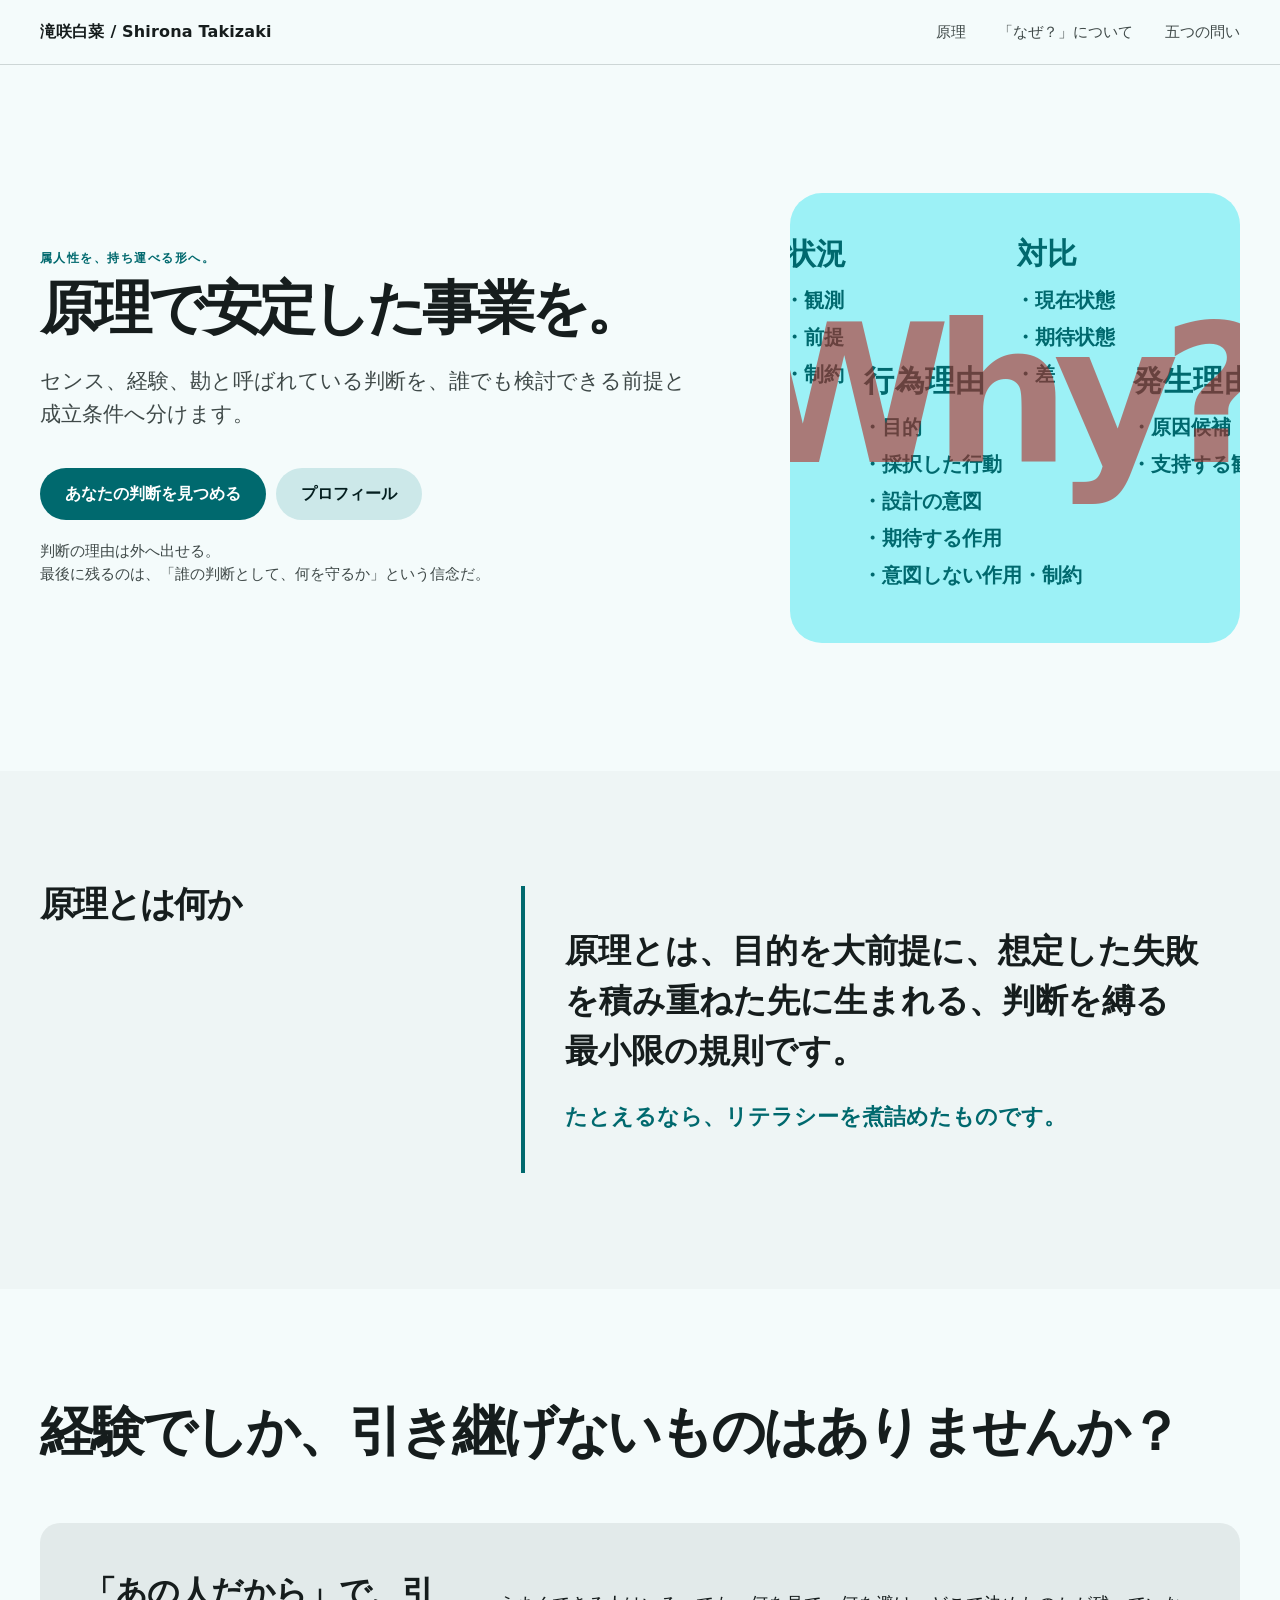
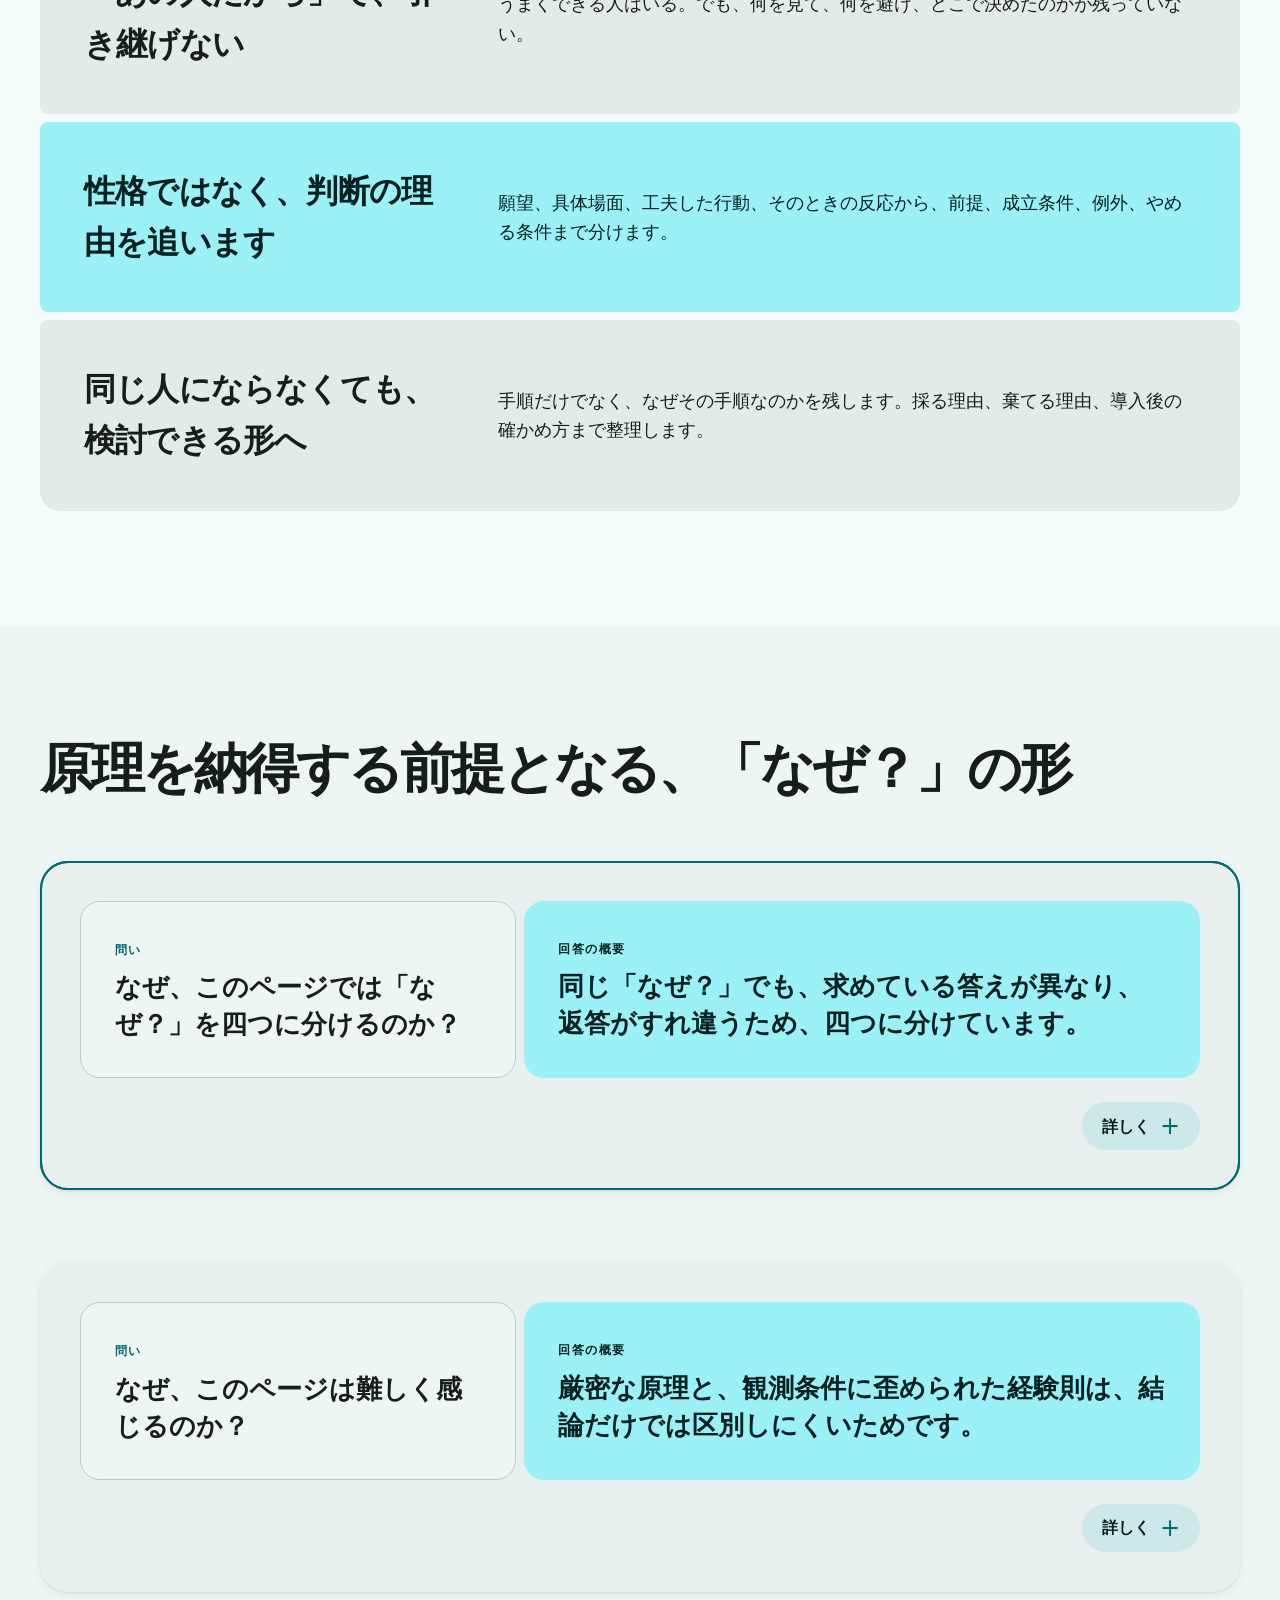
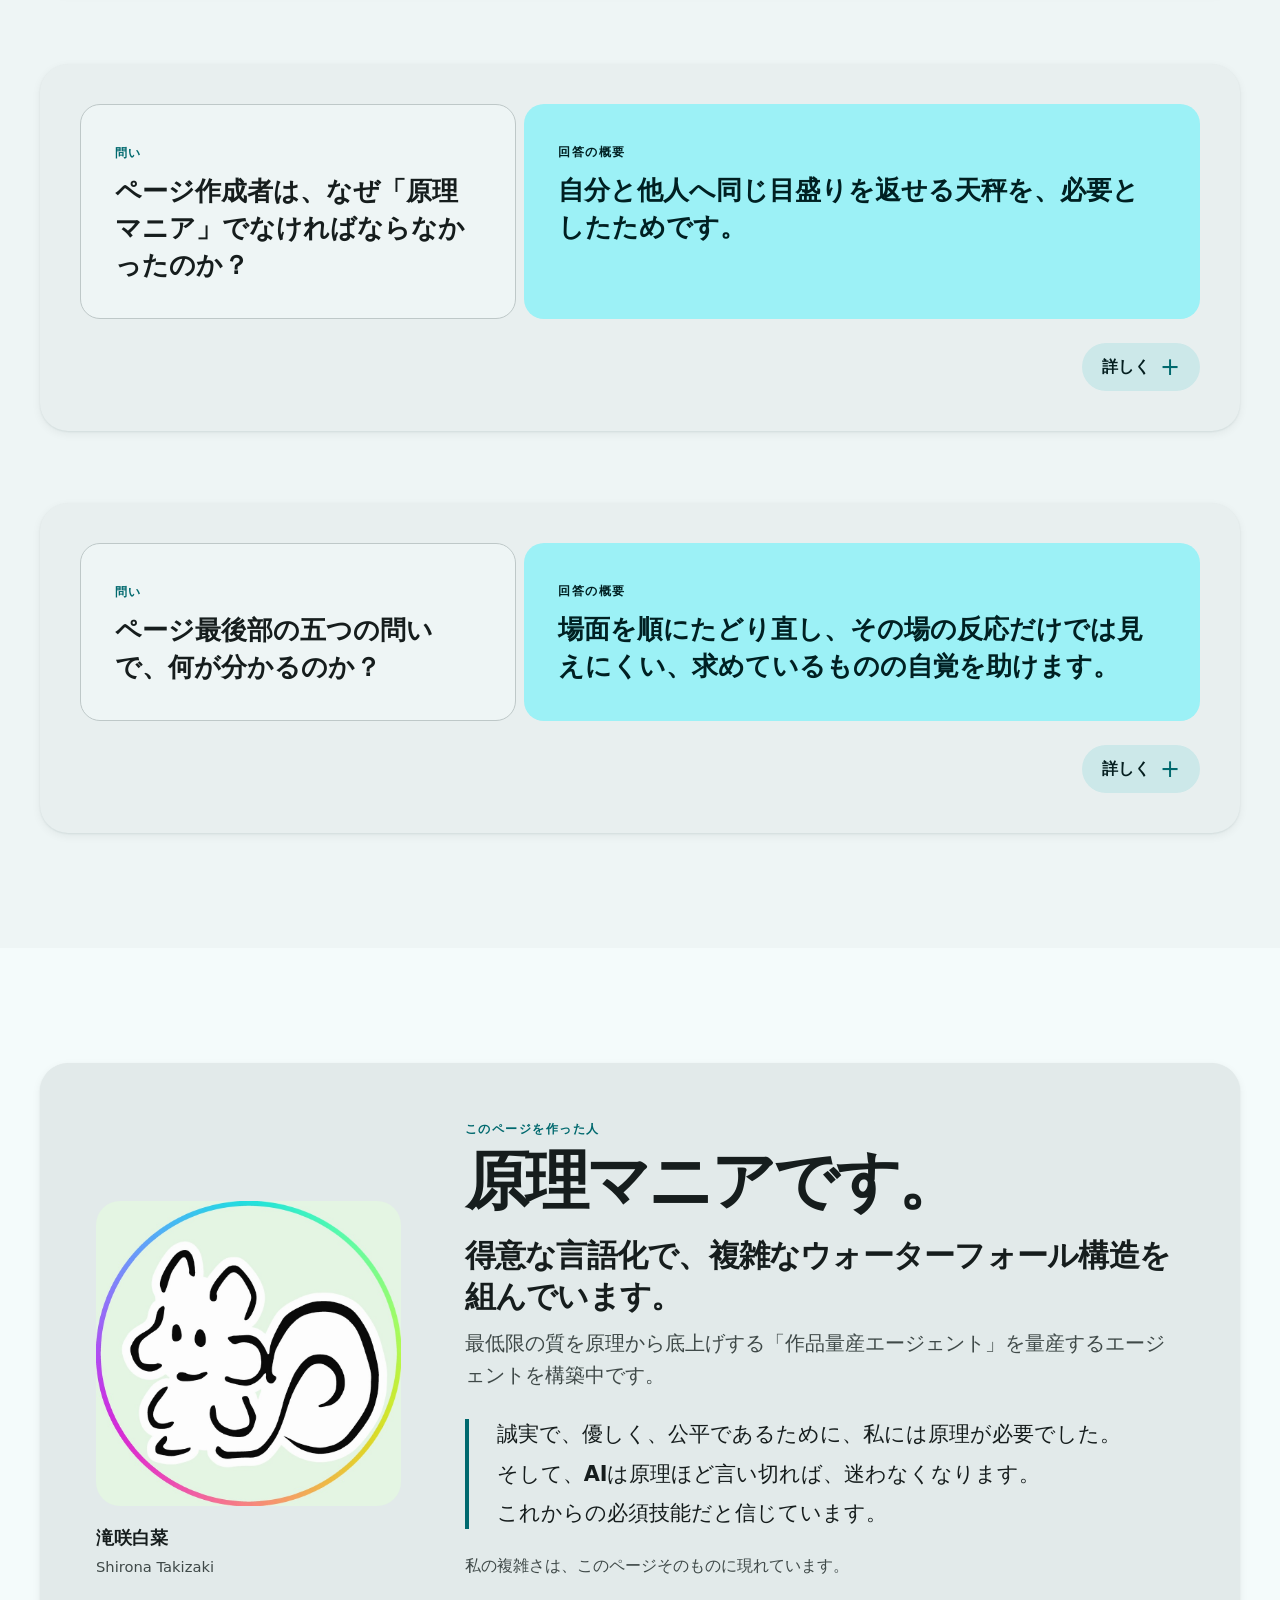
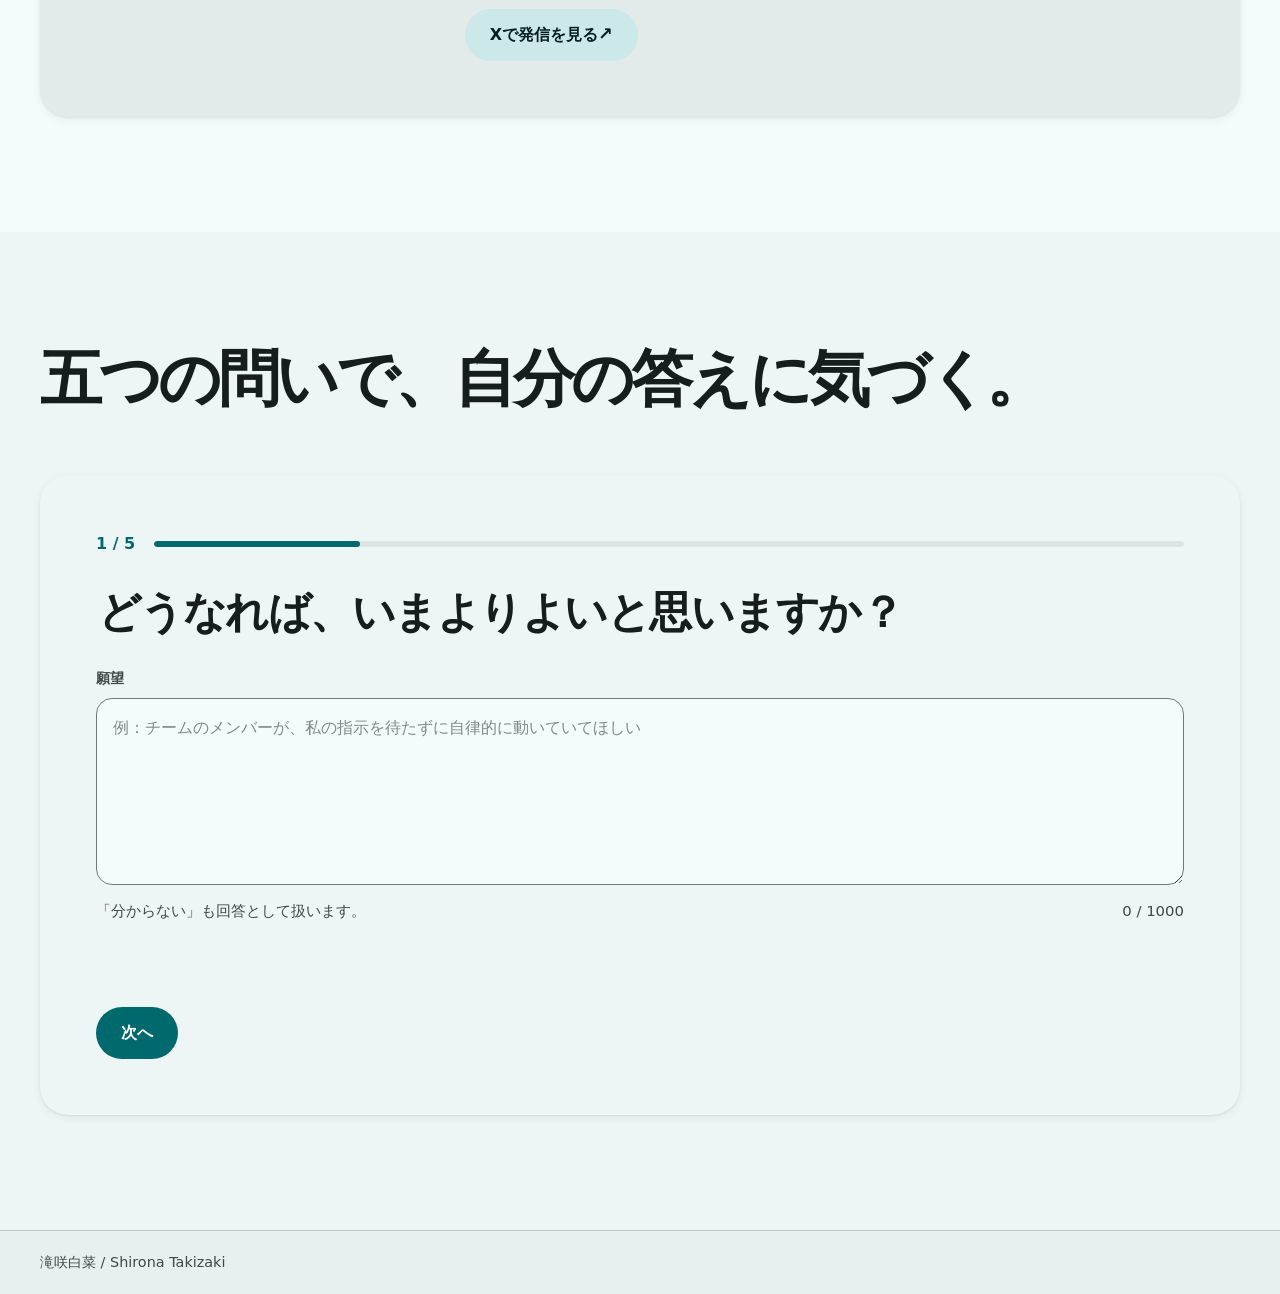
<file: index.html>
<!doctype html>
<html lang="ja">
<head>
  <meta charset="utf-8">
  <meta name="viewport" content="width=device-width, initial-scale=1">
  <meta name="description" content="センス、経験、勘と呼ばれている判断を、検討し、伝え、引き継げる形へ分け、現状より安定した事業をつくります。">
  <meta http-equiv="Content-Security-Policy" content="default-src 'self'; connect-src 'none'; form-action 'none'; object-src 'none'; base-uri 'none'">
  <meta name="theme-color" content="#F4FBFB" media="(prefers-color-scheme: light)">
  <meta name="theme-color" content="#0D1515" media="(prefers-color-scheme: dark)">
  <meta property="og:type" content="website">
  <meta property="og:title" content="原理で安定した事業を。— 滝咲白菜 / Shirona Takizaki">
  <meta property="og:description" content="センス、経験、勘と呼ばれている判断を、検討し、伝え、引き継げる形へ分け、現状より安定した事業をつくります。">
  <title>原理で安定した事業を。— 滝咲白菜 / Shirona Takizaki</title>
  <link rel="stylesheet" href="styles.css?v=principle-business-1">
    <script src="why-details.js?v=uncertainty-structure-1" defer></script>
  <script src="app.js?v=principle-business-1" defer></script>
</head>
<body>
  <a class="skip-link" href="#main">本文へ移動</a>

  <header class="site-header">
    <div class="page-shell header-inner">
      <a class="brand" href="#hero" aria-label="ページの最初へ">滝咲白菜 <span lang="en">/ Shirona Takizaki</span></a>
      <nav aria-label="主要ナビゲーション">
        <a href="#principle">原理</a>
        <a href="#examples">「なぜ？」について</a>
        <a href="#intake">五つの問い</a>
      </nav>
    </div>
  </header>

  <main id="main">
    <section id="hero" class="hero" aria-labelledby="hero-title">
      <div class="page-shell hero-layout">
        <div class="hero-copy">
          <p class="eyebrow">属人性を、持ち運べる形へ。</p>
          <h1 id="hero-title"><span>原理で安定した</span><span>事業を。</span></h1>
          <p class="hero-body">センス、経験、勘と呼ばれている判断を、誰でも検討できる前提と成立条件へ分けます。</p>
          <div class="hero-actions" aria-label="次の選択">
            <a class="button button-filled primary-action" href="#intake">あなたの判断を見つめる</a>
            <a class="button button-tonal" href="#author">プロフィール</a>
          </div>
          <p class="hero-boundary">判断の理由は外へ出せる。<br>最後に残るのは、「誰の判断として、何を守るか」という信念だ。</p>
        </div>

        <div class="why-art" aria-hidden="true">
          <div class="why-tree">
            <p class="why-word">Why?</p>
            <div class="why-branches">
              <div class="why-tier why-tier-top">
                <div class="why-branch">
                  <p>状況</p>
                  <ul><li>・観測</li><li>・前提</li><li>・制約</li></ul>
                </div>
                <div class="why-branch">
                  <p>対比</p>
                  <ul><li>・現在状態</li><li>・期待状態</li><li>・差</li></ul>
                </div>
              </div>
              <div class="why-tier why-tier-bottom">
                <div class="why-branch">
                  <p>行為理由</p>
                  <ul><li>・目的</li><li>・採択した行動</li><li>・設計の意図</li><li>・期待する作用</li><li>・意図しない作用・制約</li></ul>
                </div>
                <div class="why-branch">
                  <p>発生理由</p>
                  <ul><li>・原因候補</li><li>・支持する観測</li></ul>
                </div>
              </div>
            </div>
          </div>
        </div>
      </div>
    </section>

    <section id="principle" class="section principle" aria-labelledby="principle-title">
      <div class="page-shell principle-layout">
        <div class="section-heading">
          <h2 id="principle-title">原理とは何か</h2>
        </div>
        <div class="principle-copy">
          <p class="principle-definition">原理とは、目的を大前提に、想定した失敗を積み重ねた先に生まれる、判断を縛る最小限の規則です。</p>
          <p class="principle-analogy">たとえるなら、リテラシーを煮詰めたものです。</p>
        </div>
      </div>
    </section>

    <section id="scope" class="section" aria-labelledby="scope-title">
      <div class="page-shell">
        <div class="section-heading">
          <h2 id="scope-title"><span class="heading-phrase">経験でしか、</span><span class="heading-phrase">引き継げないものはありませんか？</span></h2>
        </div>
        <div class="scope-cards">
          <article class="scope-card scope-card-start">
            <h3>「あの人だから」で、引き継げない</h3>
            <p>うまくできる人はいる。でも、何を見て、何を避け、どこで決めたのかが残っていない。</p>
          </article>
          <article class="scope-card scope-card-process">
            <h3>性格ではなく、判断の理由を追います</h3>
            <p>願望、具体場面、工夫した行動、そのときの反応から、前提、成立条件、例外、やめる条件まで分けます。</p>
          </article>
          <article class="scope-card scope-card-result">
            <h3>同じ人にならなくても、検討できる形へ</h3>
            <p>手順だけでなく、なぜその手順なのかを残します。採る理由、棄てる理由、導入後の確かめ方まで整理します。</p>
          </article>
        </div>
      </div>
    </section>

    <section id="examples" class="section examples" aria-labelledby="examples-title">
      <div class="page-shell">
        <div class="section-heading">
          <h2 id="examples-title"><span class="heading-phrase">原理を納得する前提となる、</span><span class="heading-phrase">「なぜ？」の形</span></h2>
        </div>

        <div class="case-list">
          <article class="case" aria-labelledby="page-qa-case-1-question" data-why-case="page-qa-case-1">
            <details class="case-explanation">
              <summary class="case-summary">
                <span class="case-summary-copy">
                  <span class="case-question">
                    <span class="card-label">問い</span>
                    <span id="page-qa-case-1-question" class="case-question-text" role="heading" aria-level="3">なぜ、このページでは「なぜ？」を四つに分けるのか？</span>
                  </span>
                  <span class="case-answer">
                    <span class="card-label">回答の概要</span>
                    <span class="case-answer-text">同じ「なぜ？」でも、求めている答えが異なり、返答がすれ違うため、四つに分けています。</span>
                  </span>
                </span>
                <span class="case-toggle"><span class="case-toggle-closed">詳しく</span><span class="case-toggle-open">閉じる</span></span>
              </summary>
              <div class="details-body">
                <div class="why-grid" data-why-overview>
                    <section><h4>状況</h4><p>「なぜ？」の一語で、起きていること、差、発生原因、行動理由のいずれも尋ねられる状態です。</p></section>
                    <section><h4>対比</h4><p>問い手が求めた説明対象と、答え手が選んだ説明対象との間に差があります。</p></section>
                    <section><h4>発生理由</h4><p>問いの対象が省略されると、互いの前提や注目点の違いが、返答のすれ違いとして現れます。</p></section>
                    <section><h4>行為理由</h4><p>何について答えるかを混ぜないため、このページでは四つの説明対象を分けて表示します。</p></section>
                </div>
              </div>
            </details>
          </article>

          <article class="case" aria-labelledby="page-qa-case-2-question" data-why-case="page-qa-case-2">
            <details class="case-explanation">
              <summary class="case-summary">
                <span class="case-summary-copy">
                  <span class="case-question">
                    <span class="card-label">問い</span>
                    <span id="page-qa-case-2-question" class="case-question-text" role="heading" aria-level="3">なぜ、このページは難しく感じるのか？</span>
                  </span>
                  <span class="case-answer">
                    <span class="card-label">回答の概要</span>
                    <span class="case-answer-text">厳密な原理と、観測条件に歪められた経験則は、結論だけでは区別しにくいためです。</span>
                  </span>
                </span>
                <span class="case-toggle"><span class="case-toggle-closed">詳しく</span><span class="case-toggle-open">閉じる</span></span>
              </summary>
              <div class="details-body">
                <div class="why-grid" data-why-overview>
                    <section><h4>状況</h4><p>原理と経験則は、どちらも複数の経験をまとめた結論として似た形で現れます。</p></section>
                    <section><h4>対比</h4><p>結論だけが見える状態と、観測・前提・結論の接続を検討できる状態との間に差があります。</p></section>
                    <section><h4>発生理由</h4><p>原理と経験則が同じ一般化の形で示され、観測条件が結論から省かれることで、両者の区別が難しくなります。</p></section>
                    <section><h4>行為理由</h4><p>結論を正解として渡さず、観測、前提、結論を分けて検討できる形にします。</p></section>
                </div>
              </div>
            </details>
          </article>

          <article class="case" aria-labelledby="page-qa-principle-enthusiast-question" data-why-case="page-qa-principle-enthusiast">
            <details class="case-explanation">
              <summary class="case-summary">
                <span class="case-summary-copy">
                  <span class="case-question">
                    <span class="card-label">問い</span>
                    <span id="page-qa-principle-enthusiast-question" class="case-question-text" role="heading" aria-level="3">ページ作成者は、なぜ「原理マニア」でなければならなかったのか？</span>
                  </span>
                  <span class="case-answer">
                    <span class="card-label">回答の概要</span>
                    <span class="case-answer-text">自分と他人へ同じ目盛りを返せる天秤を、必要としたためです。</span>
                  </span>
                </span>
                <span class="case-toggle"><span class="case-toggle-closed">詳しく</span><span class="case-toggle-open">閉じる</span></span>
              </summary>
              <div class="details-body">
                <div class="why-grid" data-why-overview>
                    <section><h4>状況</h4><p>同じ主張でも、誰が判断する側にいるかで、求められる根拠や許される省略が変わる場面があります。</p></section>
                    <section><h4>対比</h4><p>判断者によって目盛りが変わる状態と、立場を入れ替えても同じ条件で測りたいという願望を比べます。</p></section>
                    <section><h4>発生理由</h4><p>自分の前提が見えないまま経験を一般化し、立場によって説明責任を変えることで、判断の目盛りが変わります。</p></section>
                    <section><h4>行為理由</h4><p>自分と他人へ同じ問いを返せる天秤を求め、原理まで戻って検討します。</p></section>
                </div>
              </div>
            </details>
          </article>

          <article class="case" aria-labelledby="page-qa-case-3-question" data-why-case="page-qa-case-3">
            <details class="case-explanation">
              <summary class="case-summary">
                <span class="case-summary-copy">
                  <span class="case-question">
                    <span class="card-label">問い</span>
                    <span id="page-qa-case-3-question" class="case-question-text" role="heading" aria-level="3">ページ最後部の五つの問いで、何が分かるのか？</span>
                  </span>
                  <span class="case-answer">
                    <span class="card-label">回答の概要</span>
                    <span class="case-answer-text">場面を順にたどり直し、その場の反応だけでは見えにくい、求めているものの自覚を助けます。</span>
                  </span>
                </span>
                <span class="case-toggle"><span class="case-toggle-closed">詳しく</span><span class="case-toggle-open">閉じる</span></span>
              </summary>
              <div class="details-body">
                <div class="why-grid" data-why-overview>
                    <section><h4>状況</h4><p>五つの問いは、願望から理念・帰結まで、具体的な場面と反応を順にたどる入力です。</p></section>
                    <section><h4>対比</h4><p>その場の反応だけが見える状態と、判断に至った因果と見込む帰結まで見える状態を比べます。</p></section>
                    <section><h4>発生理由</h4><p>複数の経験を短い願望へ圧縮すると、具体場面と行動が省かれ、その場の強い反応が求めるものとして残ります。</p></section>
                    <section><h4>行為理由</h4><p>五つの問いを順にたどり、具体場面を疑似的に体験し直すための手掛かりとして使います。</p></section>
                </div>
              </div>
            </details>
          </article>
        </div>
      </div>
    </section>

    <section id="author" class="section author" aria-labelledby="author-title">
      <div class="page-shell">
        <article class="author-card">
          <div class="author-identity">
            <img class="author-icon" src="assets/shirona-takizaki-icon.jpeg" width="886" height="886" alt="滝咲白菜のアイコン">
            <p class="author-name"><strong>滝咲白菜</strong><span lang="en">Shirona Takizaki</span></p>
          </div>
          <div class="author-copy">
            <p class="eyebrow">このページを作った人</p>
            <h2 id="author-title">原理マニアです。</h2>
            <p class="author-lede">得意な言語化で、複雑なウォーターフォール構造を組んでいます。</p>
            <p class="author-purpose">最低限の質を原理から底上げする「作品量産エージェント」を量産するエージェントを構築中です。</p>
            <div class="author-stance">
              <p>誠実で、優しく、公平であるために、私には原理が必要でした。</p>
              <p>そして、AIは原理ほど言い切れば、迷わなくなります。</p>
              <p>これからの必須技能だと信じています。</p>
            </div>
            <p class="author-proof">私の複雑さは、このページそのものに現れています。</p>
            <a class="button button-tonal author-link" href="https://x.com/shironatakizaki" target="_blank" rel="noopener noreferrer">Xで発信を見る<span aria-hidden="true">↗</span></a>
          </div>
        </article>
      </div>
    </section>

    <section id="intake" class="section intake" aria-labelledby="intake-title">
      <div class="page-shell">
        <div class="section-heading">
          <h2 id="intake-title"><span class="heading-phrase">五つの問いで、</span><span class="heading-phrase">自分の答えに気づく。</span></h2>
        </div>

        <form class="intake-form" data-step-form novalidate>
          <div class="form-progress js-only" data-progress-wrap hidden>
            <p data-progress-text aria-live="polite">1 / 5</p>
            <div class="progress-track" aria-hidden="true"><span data-progress-bar></span></div>
          </div>

          <fieldset class="form-step" data-step="1">
            <legend tabindex="-1">どうなれば、いまよりよいと思いますか？</legend>
            <label for="wish">願望</label>
            <textarea id="wish" name="wish" rows="6" maxlength="1000" placeholder="例：チームのメンバーが、私の指示を待たずに自律的に動いていてほしい" aria-describedby="wish-hint wish-count" required></textarea>
            <div class="field-support">
              <p class="field-hint" id="wish-hint">「分からない」も回答として扱います。</p>
              <p class="field-count" id="wish-count"><span data-field-count="wish">0</span> / 1000</p>
            </div>
            <div class="step-actions js-only"><button class="button button-filled" type="button" data-action="next">次へ</button></div>
          </fieldset>

          <fieldset class="form-step" data-step="2">
            <legend tabindex="-1">そう思った具体的な場面は何ですか？</legend>
            <label for="scene">具体場面</label>
            <textarea id="scene" name="scene" rows="6" maxlength="1000" placeholder="例：私が席を外すたびに判断が止まり、戻るまで作業が進まなかった" aria-describedby="scene-count" required></textarea>
            <div class="field-support">
              <p class="field-count" id="scene-count"><span data-field-count="scene">0</span> / 1000</p>
            </div>
            <div class="step-actions js-only"><button class="button button-outlined" type="button" data-action="prev">前へ</button><button class="button button-filled" type="button" data-action="next">次へ</button></div>
          </fieldset>

          <fieldset class="form-step" data-step="3">
            <legend tabindex="-1">何をしましたか？ 何をしないと決めましたか？</legend>
            <label for="action">したこと／しなかったこと</label>
            <textarea id="action" name="action" rows="6" maxlength="1000" placeholder="例：自分で判断できることに気づくまで待った" aria-describedby="action-hint action-count" required></textarea>
            <div class="field-support">
              <p class="field-hint" id="action-hint">「何もしなかった」も有効な回答です。</p>
              <p class="field-count" id="action-count"><span data-field-count="action">0</span> / 1000</p>
            </div>
            <div class="step-actions js-only"><button class="button button-outlined" type="button" data-action="prev">前へ</button><button class="button button-filled" type="button" data-action="next">次へ</button></div>
          </fieldset>

          <fieldset class="form-step" data-step="4">
            <legend tabindex="-1">何が起き、何に気づきましたか？</legend>
            <label for="response">反応と気づき</label>
            <textarea id="response" name="response" rows="6" maxlength="1000" placeholder="例：作業は止まったままだった。任せるだけで、判断の基準は共有していなかったと気づいた" aria-describedby="response-count" required></textarea>
            <div class="field-support">
              <p class="field-count" id="response-count"><span data-field-count="response">0</span> / 1000</p>
            </div>
            <div class="step-actions js-only"><button class="button button-outlined" type="button" data-action="prev">前へ</button><button class="button button-filled" type="button" data-action="next">次へ</button></div>
          </fieldset>

          <fieldset class="form-step" data-step="5">
            <legend tabindex="-1">何を守りたい、または変えたいと思いましたか？</legend>
            <label for="guiding-principle">守りたいこと／変えたいこと</label>
            <textarea id="guiding-principle" name="principle" rows="6" maxlength="1000" aria-describedby="principle-count" required></textarea>
            <div class="field-support">
              <p class="field-count" id="principle-count"><span data-field-count="principle">0</span> / 1000</p>
            </div>
            <div class="step-actions js-only"><button class="button button-outlined" type="button" data-action="prev">前へ</button><button class="button button-filled" type="button" data-action="review">回答を見直す</button></div>
          </fieldset>

          <section class="form-review" data-review aria-labelledby="review-title">
            <h3 id="review-title" tabindex="-1">五つの回答を見直す</h3>
            <p class="no-js-review">上の回答を読み返し、必要な箇所はそのまま入力欄で直せます。</p>
            <dl class="review-values">
              <div><dt>願望</dt><dd data-review-value="wish"></dd><button class="button button-outlined js-only" type="button" data-action="edit-question" data-step-index="0">願望を直す</button></div>
              <div><dt>具体場面</dt><dd data-review-value="scene"></dd><button class="button button-outlined js-only" type="button" data-action="edit-question" data-step-index="1">具体場面を直す</button></div>
              <div><dt>したこと／しなかったこと</dt><dd data-review-value="action"></dd><button class="button button-outlined js-only" type="button" data-action="edit-question" data-step-index="2">行動を直す</button></div>
              <div><dt>反応と気づき</dt><dd data-review-value="response"></dd><button class="button button-outlined js-only" type="button" data-action="edit-question" data-step-index="3">反応と気づきを直す</button></div>
              <div><dt>守りたいこと／変えたいこと</dt><dd data-review-value="principle"></dd><button class="button button-outlined js-only" type="button" data-action="edit-question" data-step-index="4">守りたいことを直す</button></div>
            </dl>
            <div class="step-actions js-only">
              <button class="button button-filled" type="button" data-action="show-share">共有または終了へ</button>
            </div>
          </section>

          <section class="self-resolution" data-self-resolution aria-labelledby="self-resolution-title">
            <p class="self-resolution-kicker">任意で共有する</p>
            <h3 id="self-resolution-title" tabindex="-1">ここで終えても、体験だけを共有しても構いません。</h3>
            <p>「𝕏（旧twitter）で感動を伝える」を選んだ場合だけ、下の投稿文とこのページのURLを渡します。</p>
            <label for="share-message">𝕏（旧twitter）へ渡す投稿文</label>
            <textarea id="share-message" data-share-message rows="5" maxlength="100" aria-describedby="share-limit">迷っていたことを5つの問いに沿って書いたら、次に何をするかまで自分で考えられました。これは助かる。</textarea>
            <p class="field-hint share-count" id="share-limit" aria-live="polite">現在 <span data-share-count>49</span> / 100文字</p>
            <p class="share-url"><span>添えるURL</span> https://shironatakizaki.github.io/</p>
            <p class="prototype-note" id="share-boundary">五つの回答と、回答から生成した要約は𝕏（旧twitter）へ渡しません。投稿内容は𝕏（旧twitter）上でも編集または中止できます。</p>
            <div class="step-actions">
              <button class="button button-outlined js-only" type="button" data-action="back-to-review">回答の見直しへ戻る</button>
              <a class="button button-filled" data-share-link href="https://x.com/intent/tweet?text=迷っていたことを5つの問いに沿って書いたら、次に何をするかまで自分で考えられました。これは助かる。&amp;url=https%3A%2F%2Fshironatakizaki.github.io%2F" target="_blank" rel="noopener noreferrer" aria-describedby="share-boundary">𝕏（旧twitter）で感動を伝える</a>
              <button class="button button-tonal js-only" type="button" data-action="finish-self">投稿せず終了する</button>
            </div>
            <p class="self-finish" data-self-finish hidden tabindex="-1">ここまでで終了しました。</p>
          </section>
        </form>
      </div>
    </section>
  </main>

  <footer class="site-footer">
    <div class="page-shell footer-inner">
      <p>滝咲白菜 <span lang="en">/ Shirona Takizaki</span></p>
    </div>
  </footer>
</body>
</html>
</file>
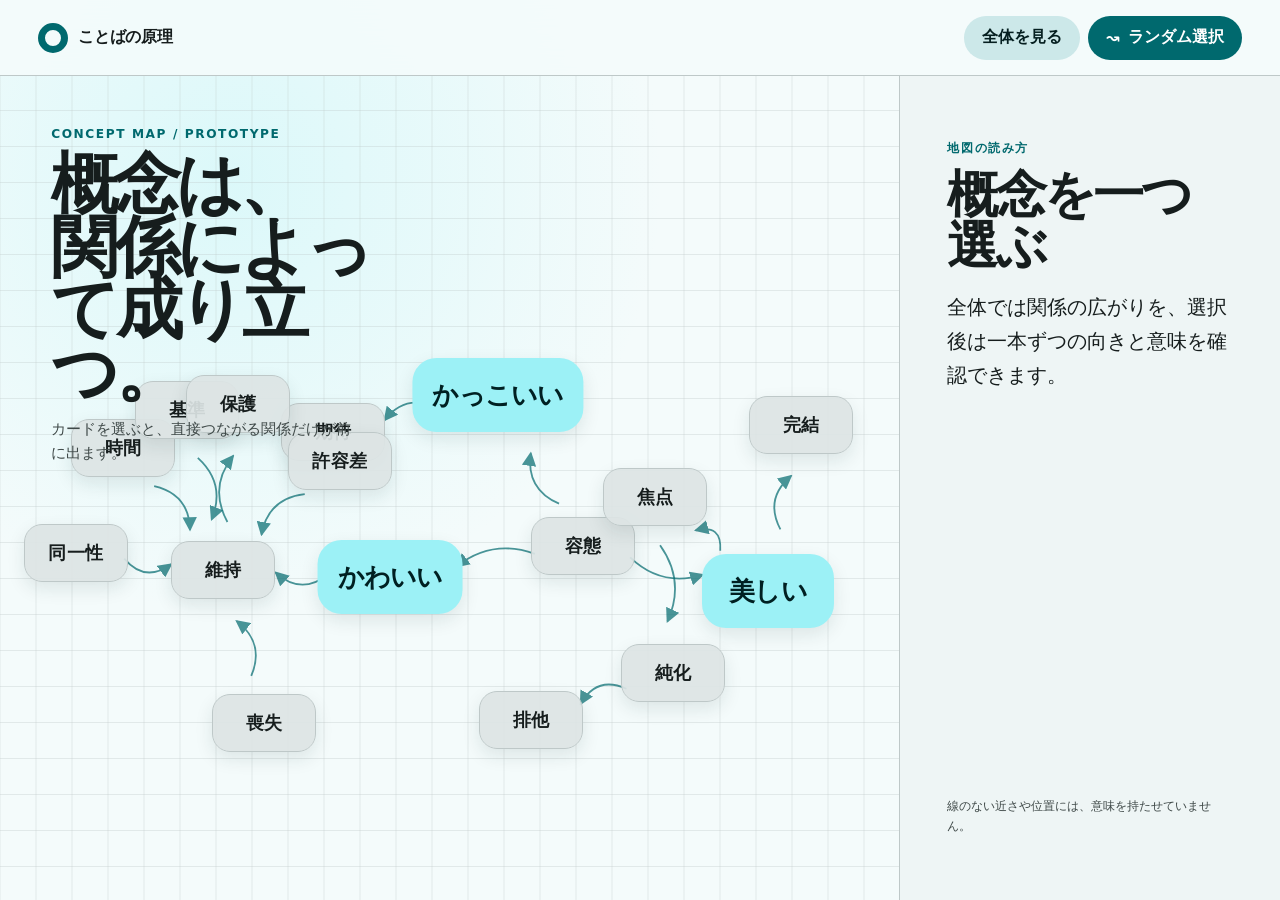
<file: concept-map/index.html>
<!doctype html>
<html lang="ja">
<head>
  <meta charset="utf-8">
  <meta name="viewport" content="width=device-width, initial-scale=1">
  <meta name="color-scheme" content="light dark">
  <title>ことばの原理｜概念地図</title>
  <meta name="description" content="「かわいい」「かっこいい」「美しい」を、概念同士の関係からたどる概念地図の試作です。">
  <link rel="stylesheet" href="styles.css">
</head>
<body>
  <header class="topbar">
    <a class="brand" href="../index.html" aria-label="ポートフォリオへ戻る">
      <span class="brand-mark" aria-hidden="true">○</span>
      <span>ことばの原理</span>
    </a>
    <div class="topbar-actions">
      <button id="reset-view" class="button button-quiet" type="button">全体を見る</button>
      <button id="random-concept" class="button button-accent" type="button">
        <span aria-hidden="true">↝</span>
        ランダム選択
      </button>
    </div>
  </header>

  <main class="map-layout">
    <section class="map-panel" aria-labelledby="map-title">
      <div class="map-intro">
        <p class="eyebrow">CONCEPT MAP / PROTOTYPE</p>
        <h1 id="map-title">概念は、<br>関係によって成り立つ。</h1>
        <p>カードを選ぶと、直接つながる関係だけが前に出ます。</p>
      </div>

      <div id="concept-map" class="concept-map" aria-label="概念同士の関係地図">
        <svg class="edge-layer" aria-hidden="true">
          <defs>
            <marker id="arrow-relation" markerWidth="8" markerHeight="8" refX="7" refY="4" orient="auto" markerUnits="strokeWidth">
              <path d="M0,0 L8,4 L0,8 Z"></path>
            </marker>
          </defs>
          <g class="edges"></g>
        </svg>
        <div class="node-layer"></div>
      </div>

    </section>

    <aside id="concept-detail" class="detail-panel" aria-labelledby="detail-heading" aria-live="polite">
      <p id="detail-kind" class="detail-kind">地図の読み方</p>
      <h2 id="detail-heading">概念を一つ選ぶ</h2>
      <p id="detail-body" class="detail-body">全体では関係の広がりを、選択後は一本ずつの向きと意味を確認できます。</p>
      <div id="detail-relations" class="detail-relations" hidden>
        <section id="incoming-group" hidden>
          <h3>この概念へ入る関係</h3>
          <ul id="incoming-list"></ul>
        </section>
        <section id="outgoing-group" hidden>
          <h3>この概念から出る関係</h3>
          <ul id="outgoing-list"></ul>
        </section>
      </div>
      <p class="detail-note">線のない近さや位置には、意味を持たせていません。</p>
    </aside>

    <noscript>
      <section class="no-script">
        <h2>中心概念</h2>
        <dl>
          <dt>かわいい</dt>
          <dd>維持を欲させる容態</dd>
          <dt>かっこいい</dt>
          <dd>期待を生じさせる容態</dd>
          <dt>美しい</dt>
          <dd>連想が完結する容態</dd>
        </dl>
      </section>
    </noscript>
  </main>

  <script src="vendor/d3.min.js"></script>
  <script src="concept-data.js"></script>
  <script src="app.js"></script>
</body>
</html>
</file>
<file: styles.css>
:root {
  color-scheme: light dark;
  --md-sys-color-primary: #00696E;
  --md-sys-color-on-primary: #FFFFFF;
  --md-sys-color-primary-container: #9CF1F6;
  --md-sys-color-on-primary-container: #002022;
  --md-sys-color-secondary: #4D6263;
  --md-sys-color-secondary-container: #CCE8E9;
  --md-sys-color-on-secondary-container: #051F20;
  --md-sys-color-tertiary-container: #D2E4FF;
  --md-sys-color-on-tertiary-container: #001C3B;
  --md-sys-color-surface: #F4FBFB;
  --md-sys-color-surface-container-low: #EEF5F5;
  --md-sys-color-surface-container: #E8EFEF;
  --md-sys-color-surface-container-high: #E2EAEA;
  --md-sys-color-surface-container-highest: #DDE4E4;
  --md-sys-color-on-surface: #161D1D;
  --md-sys-color-on-surface-variant: #3F4948;
  --md-sys-color-outline: #6F7979;
  --md-sys-color-outline-variant: #BEC8C8;
  --md-sys-color-inverse-surface: #2B3232;
  --md-sys-color-inverse-on-surface: #ECF2F2;
  --md-sys-color-inverse-primary: #80D5DA;
  --md-sys-color-error: #B3261E;
  --md-sys-color-on-error: #FFFFFF;
  --md-sys-color-error-container: #F9DEDC;
  --md-sys-color-on-error-container: #410E0B;
  --hero-why-word-color: var(--md-sys-color-error);
  --hero-branch-color: var(--md-sys-color-primary);

  --radius-card: 20px;
  --radius-dialog: 28px;
  --radius-button: 999px;
  --page-gutter: clamp(16px, 4vw, 40px);
  --page-width: 1280px;
  --shadow-1: 0 1px 2px rgb(0 32 34 / 0.08), 0 3px 10px rgb(0 32 34 / 0.06);
  --motion-standard: cubic-bezier(0.2, 0, 0, 1);
  --motion-expressive: cubic-bezier(0.34, 1.56, 0.64, 1);
}

@media (prefers-color-scheme: dark) {
  :root {
    --md-sys-color-primary: #83D4D8;
    --md-sys-color-on-primary: #063639;
    --md-sys-color-primary-container: #0B4F52;
    --md-sys-color-on-primary-container: #9FF0F5;
    --md-sys-color-secondary: #B3CBCC;
    --md-sys-color-secondary-container: #354A4C;
    --md-sys-color-on-secondary-container: #CFE7E8;
    --md-sys-color-tertiary-container: #38485A;
    --md-sys-color-on-tertiary-container: #D3E4FA;
    --md-sys-color-surface: #0D1515;
    --md-sys-color-surface-container-low: #161D1D;
    --md-sys-color-surface-container: #1A2121;
    --md-sys-color-surface-container-high: #252B2B;
    --md-sys-color-surface-container-highest: #2F3636;
    --md-sys-color-on-surface: #DCE4E4;
    --md-sys-color-on-surface-variant: #B7CACB;
    --md-sys-color-outline: #819495;
    --md-sys-color-outline-variant: #394A4B;
    --md-sys-color-inverse-surface: #DCE4E4;
    --md-sys-color-inverse-on-surface: #2B3232;
    --md-sys-color-inverse-primary: #00696E;
    --md-sys-color-error: #F2B8B5;
    --md-sys-color-on-error: #601410;
    --md-sys-color-error-container: #8C1D18;
    --md-sys-color-on-error-container: #F9DEDC;
    --hero-why-word-color: var(--md-sys-color-primary);
    --hero-branch-color: var(--md-sys-color-error);
    --shadow-1: 0 1px 2px rgb(0 0 0 / 0.28), 0 4px 14px rgb(0 0 0 / 0.2);
  }
}

*,
*::before,
*::after {
  box-sizing: border-box;
}

html {
  scroll-behavior: smooth;
  scroll-padding-top: 88px;
}

body {
  margin: 0;
  background: var(--md-sys-color-surface);
  color: var(--md-sys-color-on-surface);
  font-family: system-ui, -apple-system, BlinkMacSystemFont, "Segoe UI", sans-serif;
  font-size: 1rem;
  line-height: 1.6;
  text-rendering: optimizeLegibility;
}

button,
input,
textarea {
  font: inherit;
}

a {
  color: inherit;
  text-decoration-thickness: 1px;
  text-underline-offset: 0.2em;
}

:focus-visible {
  outline: 3px solid var(--md-sys-color-primary);
  outline-offset: 4px;
}

::selection {
  background: var(--md-sys-color-primary-container);
  color: var(--md-sys-color-on-primary-container);
}

[hidden] {
  display: none !important;
}

.page-shell {
  width: min(calc(100% - 2 * var(--page-gutter)), var(--page-width));
  margin-inline: auto;
}

.skip-link {
  position: fixed;
  z-index: 100;
  inset: 8px auto auto 8px;
  padding: 10px 16px;
  border-radius: var(--radius-button);
  background: var(--md-sys-color-inverse-surface);
  color: var(--md-sys-color-inverse-on-surface);
  transform: translateY(-160%);
  transition: transform 180ms var(--motion-standard);
}

.skip-link:focus {
  transform: translateY(0);
}

.site-header {
  position: sticky;
  z-index: 20;
  top: 0;
  border-bottom: 1px solid color-mix(in srgb, var(--md-sys-color-outline-variant) 72%, transparent);
  background: color-mix(in srgb, var(--md-sys-color-surface) 90%, transparent);
  backdrop-filter: blur(16px);
}

.header-inner,
.footer-inner {
  display: flex;
  align-items: center;
  justify-content: space-between;
  gap: 24px;
  min-height: 64px;
}

.brand {
  font-weight: 650;
  letter-spacing: 0.01em;
  text-decoration: none;
}

.site-header nav {
  display: flex;
  gap: clamp(12px, 3vw, 32px);
}

.site-header nav a {
  color: var(--md-sys-color-on-surface-variant);
  font-size: 0.92rem;
  text-decoration: none;
}

.site-header nav a:hover {
  color: var(--md-sys-color-primary);
}

.hero {
  position: relative;
  isolation: isolate;
  padding-block: clamp(72px, 10vw, 144px);
  background: var(--md-sys-color-surface);
}

.hero-layout {
  display: grid;
  gap: clamp(48px, 8vw, 112px);
  align-items: center;
}

.hero-copy {
  position: relative;
  z-index: 2;
  container-type: inline-size;
  max-width: 800px;
  animation: enter-up 640ms var(--motion-standard) both;
}

.eyebrow,
.card-label {
  margin: 0;
  color: var(--md-sys-color-primary);
  font-size: 0.78rem;
  font-weight: 700;
  letter-spacing: 0.12em;
  text-transform: uppercase;
}

h1,
h2,
h3,
h4,
p {
  overflow-wrap: anywhere;
}

h1 {
  margin: 12px 0 16px;
  font-size: clamp(1.75rem, 6.2vw, 4.5rem);
  font-size: clamp(1.75rem, 9cqi, 4.5rem);
  font-weight: 680;
  letter-spacing: -0.065em;
  line-height: 0.98;
  white-space: nowrap;
}

h1 span {
  display: inline;
}

.hero-thesis {
  margin: 0;
  max-width: 720px;
  font-size: clamp(1.45rem, 3vw, 2.6rem);
  font-weight: 600;
  letter-spacing: -0.035em;
  line-height: 1.25;
}

.hero-body {
  max-width: 700px;
  margin: 28px 0 0;
  color: var(--md-sys-color-on-surface-variant);
  font-size: clamp(1.05rem, 1.8vw, 1.3rem);
}

.hero-actions,
.step-actions {
  display: flex;
  flex-wrap: wrap;
  gap: 10px;
  margin-top: 36px;
}

.button {
  display: inline-flex;
  min-height: 52px;
  align-items: center;
  justify-content: center;
  border: 1px solid transparent;
  border-radius: var(--radius-button);
  padding: 0 24px;
  font-weight: 650;
  line-height: 1.2;
  text-align: center;
  text-decoration: none;
  cursor: pointer;
  transition: transform 180ms var(--motion-expressive), box-shadow 180ms var(--motion-standard), background-color 180ms var(--motion-standard);
}

.button-filled {
  background: var(--md-sys-color-primary);
  color: var(--md-sys-color-on-primary);
}

.button-tonal {
  background: var(--md-sys-color-secondary-container);
  color: var(--md-sys-color-on-secondary-container);
}

.button-outlined {
  border-color: var(--md-sys-color-outline);
  background: transparent;
  color: var(--md-sys-color-primary);
}

.hero-boundary,
.options-note,
.field-hint,
.prototype-note {
  color: var(--md-sys-color-on-surface-variant);
  font-size: 0.93rem;
}

.hero-boundary {
  max-width: 680px;
  margin: 20px 0 0;
}

.why-art {
  container-type: inline-size;
  aspect-ratio: 1 / 1;
  min-height: 0;
  overflow: clip;
  border-radius: 32px;
  padding: 4.2857% 5.7143% 5%;
  background: var(--md-sys-color-primary-container);
  pointer-events: none;
}

.why-tree {
  position: relative;
  height: 100%;
  min-height: 0;
}

.why-word {
  position: absolute;
  z-index: 2;
  top: 21.77cqi;
  left: -19.52cqi;
  margin: 0;
  color: var(--hero-why-word-color);
  font-size: 48.39cqi;
  font-weight: 900;
  letter-spacing: -0.09em;
  line-height: 1;
  opacity: 0.58;
  white-space: nowrap;
}

.why-branches {
  position: absolute;
  z-index: 1;
  inset: 0 -8.06cqi;
  margin: 0;
  padding: 0;
}

.why-tier {
  position: absolute;
  right: 0;
  left: 0;
}

.why-tier-top {
  top: 4.44cqi;
}

.why-tier-bottom {
  top: 36.29cqi;
}

.why-branch {
  position: absolute;
  width: max-content;
  min-width: max-content;
}

.why-tier-top .why-branch:first-child {
  left: 0;
}

.why-tier-top .why-branch:last-child {
  left: 50%;
}

.why-tier-bottom .why-branch:first-child {
  left: 17%;
}

.why-tier-bottom .why-branch:last-child {
  left: 75%;
}

.why-branch > p {
  margin: 0;
  padding: 0 2px;
  color: var(--hero-branch-color);
  font-size: 7.5cqi;
  font-weight: 800;
  letter-spacing: 0.01em;
  text-align: left;
  white-space: nowrap;
}

.why-branch > p::before {
  content: none;
}

.why-branch ul {
  position: relative;
  display: grid;
  gap: 2.42cqi;
  margin: 2.42cqi 0 0;
  padding: 0;
  border-left: 0;
  color: var(--hero-branch-color);
  font-size: 4.9cqi;
  font-weight: 700;
  line-height: 1.4;
  list-style: none;
}

.why-branch li {
  position: relative;
  padding-left: 0;
  white-space: nowrap;
}

.section {
  padding-block: clamp(72px, 9vw, 132px);
}

.section:nth-of-type(even) {
  background: var(--md-sys-color-surface-container-low);
}

.section-heading {
  display: grid;
  gap: 6px;
  container-type: inline-size;
  margin-bottom: clamp(32px, 5vw, 64px);
}

.section-heading h2 {
  width: 100%;
  max-width: none;
  margin: 0;
  font-size: clamp(2rem, 5.4vw, 5.4rem);
  font-size: clamp(2rem, 5.4cqi, 5.4rem);
  font-weight: 650;
  letter-spacing: -0.055em;
  line-height: 1.03;
  text-wrap: balance;
  word-break: auto-phrase;
}

#principle-title {
  font-size: clamp(2.2rem, 7vw, 5.4rem);
  font-size: clamp(2.2rem, 7cqi, 5.4rem);
  white-space: nowrap;
}

#scope-title {
  font-size: clamp(1.25rem, 4.5vw, 4.6rem);
  font-size: clamp(1.25rem, 4.5cqi, 4.6rem);
}

#examples-title {
  font-size: clamp(1.25rem, 4.5vw, 4.6rem);
  font-size: clamp(1.25rem, 4.5cqi, 4.6rem);
}

#intake-title {
  font-size: clamp(1.7rem, 5.2vw, 5rem);
  font-size: clamp(1.7rem, 5.2cqi, 5rem);
}

.heading-phrase {
  display: inline-block;
  white-space: nowrap;
}

.principle-layout {
  display: grid;
  grid-template-columns: minmax(220px, 0.72fr) minmax(0, 1.28fr);
  gap: clamp(28px, 6vw, 96px);
  align-items: start;
}

.principle-copy {
  display: grid;
  gap: 24px;
  border-left: 4px solid var(--md-sys-color-primary);
  padding: clamp(20px, 4vw, 40px);
  background: var(--md-sys-color-surface-container-low);
}

.principle-definition,
.principle-analogy {
  margin: 0;
}

.principle-definition {
  max-width: 28em;
  font-size: clamp(1.3rem, 2.6vw, 2.15rem);
  font-weight: 650;
  line-height: 1.5;
}

.principle-analogy {
  color: var(--md-sys-color-primary);
  font-size: clamp(1.05rem, 1.7vw, 1.35rem);
  font-weight: 650;
  line-height: 1.55;
}

.scope-cards {
  display: grid;
  gap: 8px;
}

.scope-card {
  display: grid;
  gap: 16px 40px;
  align-items: center;
  min-height: 144px;
  padding: clamp(24px, 4vw, 44px);
  background: var(--md-sys-color-surface-container-high);
}

.scope-card:first-child {
  border-radius: var(--radius-card) var(--radius-card) 8px 8px;
}

.scope-card:nth-child(2) {
  border-radius: 8px;
  background: var(--md-sys-color-primary-container);
  color: var(--md-sys-color-on-primary-container);
}

.scope-card:last-child {
  border-radius: 8px 8px var(--radius-card) var(--radius-card);
}

.scope-card h3,
.scope-card p {
  margin: 0;
}

.scope-card h3 {
  font-size: clamp(1.35rem, 2.5vw, 2rem);
  letter-spacing: -0.025em;
}

.scope-card p {
  color: inherit;
  font-size: clamp(1rem, 1.5vw, 1.15rem);
}

.status-chip {
  width: fit-content;
  border-radius: 8px;
  padding: 6px 12px;
  background: var(--md-sys-color-secondary-container);
  color: var(--md-sys-color-on-secondary-container);
  font-size: 0.82rem;
  font-weight: 700;
}

.case-list {
  display: grid;
  gap: clamp(36px, 6vw, 72px);
}

.case {
  min-width: 0;
  border-radius: 28px;
  background: var(--md-sys-color-surface-container);
  box-shadow: var(--shadow-1);
}

.case-explanation {
  overflow: clip;
  border-radius: inherit;
}

.case-summary {
  display: grid;
  gap: 24px;
  padding: clamp(24px, 4vw, 40px);
  color: var(--md-sys-color-on-surface);
  list-style: none;
  cursor: pointer;
  transition: background-color 180ms var(--motion-standard), box-shadow 180ms var(--motion-standard), transform 180ms var(--motion-expressive);
}

.case-summary::-webkit-details-marker {
  display: none;
}

.case-summary:focus-visible {
  outline: 3px solid var(--md-sys-color-primary);
  outline-offset: -3px;
}

.case-summary-copy {
  display: grid;
  gap: 8px;
}

.case-question,
.case-answer {
  min-width: 0;
  border-radius: var(--radius-card);
  padding: clamp(22px, 3vw, 34px);
}

.case-question {
  border: 1px solid var(--md-sys-color-outline-variant);
  background: var(--md-sys-color-surface-container-low);
}

.case-answer {
  background: var(--md-sys-color-primary-container);
  color: var(--md-sys-color-on-primary-container);
}

.case-question-text,
.case-answer-text {
  display: block;
  margin-top: 8px;
  font-size: clamp(1.2rem, 2vw, 1.65rem);
  font-weight: 600;
  line-height: 1.45;
}

.case-answer .card-label {
  color: currentColor;
}

.case-toggle {
  display: inline-flex;
  min-height: 48px;
  align-items: center;
  justify-self: end;
  gap: 10px;
  border-radius: 999px;
  padding: 0 20px;
  background: var(--md-sys-color-secondary-container);
  color: var(--md-sys-color-on-secondary-container);
  font-weight: 750;
}

.case-toggle::after {
  content: "+";
  color: var(--md-sys-color-primary);
  font-size: 1.5rem;
  font-weight: 400;
  line-height: 1;
  transition: transform 280ms var(--motion-expressive);
}

.case-toggle-open {
  display: none;
}

.case-explanation[open] .case-toggle-closed {
  display: none;
}

.case-explanation[open] .case-toggle-open {
  display: inline;
}

.case-explanation[open] .case-toggle::after {
  transform: rotate(45deg);
}

.case-explanation > .details-body {
  border-top: 1px solid var(--md-sys-color-outline-variant);
}

.details-body {
  padding: clamp(20px, 4vw, 34px);
  animation: details-in 260ms var(--motion-standard) both;
}

.why-grid {
  display: grid;
  gap: 8px;
}

.why-grid section,
.why-category {
  border-radius: 16px;
  padding: 20px;
  background: var(--md-sys-color-surface-container-high);
}

.why-category {
  width: 100%;
  border: 0;
  color: inherit;
  font: inherit;
  text-align: left;
  cursor: pointer;
  transition: transform 180ms var(--motion-expressive), background-color 180ms var(--motion-standard);
}

.attention-wave {
  position: relative;
  isolation: isolate;
}

.attention-wave::before,
.attention-wave::after {
  position: absolute;
  z-index: 2;
  inset: 0;
  border: 2px solid var(--md-sys-color-primary);
  border-radius: inherit;
  content: "";
  pointer-events: none;
  transform-origin: center;
  animation: attention-wave 1.8s var(--motion-standard) infinite;
}

.attention-wave::after {
  animation-delay: -0.9s;
}

.why-grid h4,
.why-grid p {
  margin: 0;
}

.why-grid h4 {
  margin-bottom: 8px;
  color: var(--md-sys-color-primary);
}

.why-category-action {
  display: block;
  margin-top: 18px;
  color: var(--md-sys-color-primary);
  font-size: 0.9rem;
  font-weight: 700;
}

.why-detail-view[hidden],
.why-grid[hidden] {
  display: none;
}

.why-view-enter {
  animation: details-in 260ms var(--motion-standard) both;
}

.why-back {
  min-height: 44px;
  border: 1px solid var(--md-sys-color-outline);
  border-radius: var(--radius-button);
  padding: 0 18px;
  background: transparent;
  color: var(--md-sys-color-primary);
  font: inherit;
  font-weight: 700;
  cursor: pointer;
}

.why-detail-heading {
  margin-top: 20px;
  border-left: 4px solid var(--md-sys-color-primary);
  padding: 4px 0 4px 18px;
}

.why-detail-kicker,
.why-detail-title,
.why-detail-summary,
.why-detail-item h5,
.why-detail-item p {
  margin: 0;
}

.why-detail-kicker {
  color: var(--md-sys-color-primary);
  font-size: 0.82rem;
  font-weight: 700;
}

.why-detail-title {
  margin-top: 4px;
  font-size: clamp(1.5rem, 3vw, 2.25rem);
}

.why-detail-summary {
  max-width: 900px;
  margin-top: 8px;
  color: var(--md-sys-color-on-surface-variant);
}

.why-detail-list {
  display: grid;
  gap: 8px;
  margin-top: 24px;
}

.why-detail-item {
  border-radius: 16px;
  padding: 20px;
  background: var(--md-sys-color-surface-container-high);
}

.why-detail-item h5 {
  color: var(--md-sys-color-primary);
  font-size: 1rem;
}

.why-detail-item p {
  margin-top: 8px;
  color: var(--md-sys-color-on-surface-variant);
}

.author-card {
  display: grid;
  gap: clamp(28px, 5vw, 72px);
  align-items: center;
  border-radius: 28px;
  padding: clamp(24px, 5vw, 56px);
  background: var(--md-sys-color-surface-container-high);
  box-shadow: var(--shadow-1);
}

.author-identity {
  display: grid;
  gap: 18px;
  align-content: start;
}

.author-icon {
  display: block;
  width: min(100%, 320px);
  height: auto;
  aspect-ratio: 1;
  border-radius: 24px;
  object-fit: cover;
}

.author-name {
  display: grid;
  gap: 2px;
  margin: 0;
}

.author-name strong {
  font-size: 1.12rem;
}

.author-name span {
  color: var(--md-sys-color-on-surface-variant);
  font-size: 0.92rem;
}

.author-copy h2 {
  margin: 10px 0 0;
  font-size: clamp(2.2rem, 5vw, 4.8rem);
  letter-spacing: -0.055em;
  line-height: 1.02;
}

.author-lede {
  max-width: 720px;
  margin: 20px 0 0;
  font-size: clamp(1.3rem, 2.4vw, 2rem);
  font-weight: 650;
  letter-spacing: -0.025em;
  line-height: 1.35;
}

.author-purpose {
  max-width: 720px;
  margin: 10px 0 0;
  color: var(--md-sys-color-on-surface-variant);
  font-size: clamp(1.05rem, 1.6vw, 1.25rem);
}

.author-stance {
  display: grid;
  gap: 8px;
  max-width: 720px;
  margin-top: 28px;
  border-left: 4px solid var(--md-sys-color-primary);
  padding-left: clamp(18px, 3vw, 28px);
}

.author-stance p,
.author-proof {
  margin: 0;
}

.author-stance p {
  font-size: clamp(1.05rem, 1.7vw, 1.3rem);
  font-weight: 560;
  line-height: 1.5;
}

.author-proof {
  max-width: 700px;
  margin-top: 24px;
  color: var(--md-sys-color-on-surface-variant);
}

.author-link {
  margin-top: 30px;
}

.author-link span {
  font-size: 1.1em;
}

.intake-form {
  border-radius: 28px;
  padding: clamp(20px, 5vw, 56px);
  background: var(--md-sys-color-surface-container-low);
  box-shadow: var(--shadow-1);
}

.form-progress {
  align-items: center;
  gap: 16px;
  margin-bottom: 28px;
}

.form-progress p {
  min-width: 42px;
  margin: 0;
  color: var(--md-sys-color-primary);
  font-weight: 750;
}

.progress-track {
  width: 100%;
  height: 6px;
  border-radius: var(--radius-button);
  background: var(--md-sys-color-surface-container-highest);
  overflow: clip;
}

.progress-track span {
  display: block;
  width: 20%;
  height: 100%;
  border-radius: inherit;
  background: var(--md-sys-color-primary);
  transition: width 360ms var(--motion-expressive);
}

[data-progress-value="1"] .progress-track span { width: 20%; }
[data-progress-value="2"] .progress-track span { width: 40%; }
[data-progress-value="3"] .progress-track span { width: 60%; }
[data-progress-value="4"] .progress-track span { width: 80%; }
[data-progress-value="5"] .progress-track span { width: 100%; }

.intake-form fieldset {
  min-width: 0;
  margin: 0;
  border: 0;
  padding: 0;
}

.intake-form fieldset + fieldset {
  margin-top: 52px;
}

.js .intake-form fieldset + fieldset {
  margin-top: 0;
}

.intake-form legend,
.form-review h3,
.self-resolution h3 {
  width: 100%;
  margin: 0 0 28px;
  font-size: clamp(1.55rem, 3.5vw, 2.7rem);
  font-weight: 650;
  letter-spacing: -0.035em;
  line-height: 1.25;
}

.intake-form label {
  display: block;
  margin-bottom: 8px;
  color: var(--md-sys-color-on-surface-variant);
  font-size: 0.9rem;
  font-weight: 700;
}

.intake-form textarea,
.intake-form input {
  width: 100%;
  border: 1px solid var(--md-sys-color-outline);
  border-radius: 16px;
  padding: 16px;
  background: var(--md-sys-color-surface);
  color: var(--md-sys-color-on-surface);
  caret-color: var(--md-sys-color-primary);
}

.intake-form textarea {
  min-height: 160px;
  resize: vertical;
}

.intake-form textarea::placeholder {
  color: var(--md-sys-color-on-surface-variant);
  opacity: 0.64;
}

.intake-form input {
  min-height: 56px;
}

.intake-form :user-invalid {
  border-color: var(--md-sys-color-error);
  background: var(--md-sys-color-error-container);
  color: var(--md-sys-color-on-error-container);
}

.field-hint {
  margin: 8px 0 0;
  min-block-size: calc(1.45em * 3);
  line-height: 1.45;
}

.field-support {
  display: grid;
  grid-template-columns: minmax(0, 1fr) auto;
  gap: 8px 16px;
  align-items: start;
  min-block-size: calc(1.45em * 3);
  margin-top: 8px;
}

.field-support .field-hint,
.field-count {
  min-block-size: 0;
  margin: 0;
  line-height: 1.45;
}

.field-count {
  grid-column: 2;
  color: var(--md-sys-color-on-surface-variant);
  font-size: 0.93rem;
  text-align: end;
  white-space: nowrap;
}

.js-only {
  display: none;
}

.js .js-only {
  display: flex;
}

.js .form-step:not([data-active]) {
  display: none;
}

.js .form-step[data-active],
.form-review:not([hidden]),
.self-resolution:not([hidden]) {
  animation: step-in 360ms var(--motion-standard) both;
}

.js .no-js-review {
  display: none;
}

.self-resolution-kicker {
  margin: 0 0 8px;
  color: var(--md-sys-color-primary);
  font-weight: 750;
}

.self-resolution > p:not(.prototype-note, .share-url, .share-count, .self-finish, .self-resolution-kicker) {
  max-width: 720px;
  color: var(--md-sys-color-on-surface-variant);
}

.share-url {
  margin: 10px 0 0;
  color: var(--md-sys-color-on-surface-variant);
  overflow-wrap: anywhere;
}

.share-count {
  width: 100%;
  max-width: none;
  min-block-size: auto;
  text-align: end;
}

.share-url span {
  margin-right: 8px;
  color: var(--md-sys-color-primary);
  font-weight: 750;
}

.self-finish {
  margin: 24px 0 0;
  border-radius: 14px;
  padding: 18px;
  background: var(--md-sys-color-secondary-container);
  color: var(--md-sys-color-on-secondary-container);
}

.form-review dl {
  display: none;
  gap: 8px;
  margin: 0;
}

.js .form-review .review-values {
  display: grid;
}

.form-review dl > div {
  border-radius: 14px;
  padding: 18px;
  background: var(--md-sys-color-surface-container-high);
}

.form-review dt {
  color: var(--md-sys-color-primary);
  font-size: 0.82rem;
  font-weight: 750;
}

.form-review dd {
  margin: 6px 0 0;
  white-space: pre-wrap;
}

.form-review dl .button {
  min-height: 40px;
  margin-top: 14px;
  padding-inline: 18px;
}

.prototype-note {
  margin: 22px 0;
  border-left: 4px solid var(--md-sys-color-primary);
  padding-left: 14px;
}

.site-footer {
  border-top: 1px solid var(--md-sys-color-outline-variant);
  padding-block: 20px;
  background: var(--md-sys-color-surface-container);
}

.footer-inner {
  min-height: auto;
}

.footer-inner p {
  margin: 0;
  color: var(--md-sys-color-on-surface-variant);
  font-size: 0.9rem;
}

@media (hover: hover) {
  .button:hover {
    transform: translateY(-2px);
    box-shadow: var(--shadow-1);
  }

  .button:active {
    transform: scale(0.97);
  }

  .case-summary:hover {
    background: var(--md-sys-color-surface-container-high);
  }

  .case-summary:active {
    transform: scale(0.995);
  }

  .why-category:hover {
    transform: translateY(-2px);
    background: var(--md-sys-color-surface-container-highest);
  }

  .why-back:hover {
    background: var(--md-sys-color-surface-container-high);
  }

  .scope-card {
    transition: transform 240ms var(--motion-expressive), box-shadow 240ms var(--motion-standard);
  }

  .scope-card:hover {
    transform: translateY(-3px);
    box-shadow: var(--shadow-1);
  }
}

@media (min-width: 960px) {
  .hero-layout {
    grid-template-columns: minmax(0, 1.18fr) minmax(0, 0.82fr);
  }

  .scope-card {
    grid-template-columns: minmax(260px, 0.75fr) minmax(0, 1.4fr);
  }

  .case-summary-copy {
    grid-template-columns: minmax(0, 1fr) minmax(0, 1.55fr);
  }

  .why-grid {
    grid-template-columns: repeat(2, minmax(0, 1fr));
  }

  .why-detail-list {
    grid-template-columns: repeat(2, minmax(0, 1fr));
  }

  .author-card {
    grid-template-columns: minmax(220px, 0.72fr) minmax(0, 1.7fr);
  }

}

@media (max-width: 639px) {
  html {
    scroll-padding-top: 72px;
  }

  .header-inner {
    min-height: 56px;
  }

  .brand span {
    display: none;
  }

  .site-header nav a:first-child {
    display: none;
  }

  .site-header nav a {
    font-size: 0.84rem;
  }

  .hero {
    padding-top: 64px;
  }

  .primary-action,
  .hero-actions .button {
    width: 100%;
  }

  .case,
  .intake-form,
  .author-card {
    border-radius: 20px;
  }

  .author-icon {
    width: min(68vw, 260px);
  }

  .principle-layout {
    grid-template-columns: 1fr;
  }

  .step-actions .button {
    width: 100%;
  }

  .footer-inner {
    align-items: flex-start;
    flex-direction: column;
    gap: 4px;
  }
}

@keyframes enter-up {
  from { opacity: 0; transform: translateY(18px); }
  to { opacity: 1; transform: translateY(0); }
}

@keyframes details-in {
  from { opacity: 0; transform: translateY(-8px); }
  to { opacity: 1; transform: translateY(0); }
}

@keyframes step-in {
  from { opacity: 0; transform: translateX(14px); }
  to { opacity: 1; transform: translateX(0); }
}

@keyframes attention-wave {
  0% { opacity: 0.58; transform: scale(1); }
  72%, 100% { opacity: 0; transform: scale(1.024); }
}

@media (prefers-reduced-motion: reduce) {
  html {
    scroll-behavior: auto;
  }

  *,
  *::before,
  *::after {
    animation-duration: 0.01ms !important;
    animation-iteration-count: 1 !important;
    transition-duration: 0.01ms !important;
  }

  .button:hover,
  .button:active,
  .scope-card:hover,
  .case-summary:hover,
  .case-summary:active,
  .why-category:hover,
  .case-toggle::after {
    transform: none;
  }

  .attention-wave::before {
    opacity: 0.72;
    transform: none;
    animation: none !important;
  }

  .attention-wave::after {
    display: none;
  }

}
</file>
<file: concept-map/styles.css>
:root {
  color-scheme: light dark;
  --surface: #f4fbfb;
  --surface-low: #eef5f5;
  --surface-high: #e2eaea;
  --surface-highest: #dde4e4;
  --on-surface: #161d1d;
  --on-variant: #3f4948;
  --outline: #6f7979;
  --outline-soft: #bec8c8;
  --primary: #00696e;
  --on-primary: #ffffff;
  --primary-container: #9cf1f6;
  --on-primary-container: #002022;
  --secondary-container: #cce8e9;
  --on-secondary-container: #051f20;
  --shadow: 0 18px 52px rgb(20 45 47 / 12%);
  --header-height: 76px;
  --ease-spring: linear(
    0, .008, .033 1.9%, .132 4%, .49 9.4%, .704 13%, .823 17.3%,
    .889 22.4%, .934 28.8%, .968 39.4%, .985 55.4%, .997 75%, 1
  );
}

@media (prefers-color-scheme: dark) {
  :root {
    --surface: #0d1515;
    --surface-low: #161d1d;
    --surface-high: #252b2b;
    --surface-highest: #2f3636;
    --on-surface: #dce4e4;
    --on-variant: #b7cacb;
    --outline: #819495;
    --outline-soft: #394a4b;
    --primary: #83d4d8;
    --on-primary: #063639;
    --primary-container: #0b4f52;
    --on-primary-container: #9ff0f5;
    --secondary-container: #354a4c;
    --on-secondary-container: #cfe7e8;
    --shadow: 0 22px 64px rgb(0 0 0 / 35%);
  }
}

* {
  box-sizing: border-box;
}

html {
  min-width: 320px;
  background: var(--surface);
  color: var(--on-surface);
  font-family: system-ui, -apple-system, BlinkMacSystemFont, "Segoe UI", sans-serif;
}

body {
  min-height: 100vh;
  margin: 0;
  overflow-x: hidden;
  background:
    radial-gradient(circle at 18% 20%, color-mix(in srgb, var(--primary-container) 28%, transparent), transparent 34%),
    var(--surface);
}

button,
a {
  font: inherit;
}

button:focus-visible,
a:focus-visible {
  outline: 3px solid var(--primary);
  outline-offset: 4px;
}

.topbar {
  position: relative;
  z-index: 20;
  display: flex;
  min-height: var(--header-height);
  align-items: center;
  justify-content: space-between;
  gap: 18px;
  padding: 10px clamp(16px, 3vw, 42px);
  border-bottom: 1px solid var(--outline-soft);
  background: color-mix(in srgb, var(--surface) 88%, transparent);
  backdrop-filter: blur(18px);
}

.brand {
  display: inline-flex;
  align-items: center;
  gap: 10px;
  color: inherit;
  font-weight: 740;
  letter-spacing: -.02em;
  text-decoration: none;
}

.brand-mark {
  display: grid;
  width: 30px;
  height: 30px;
  place-items: center;
  border: 7px solid var(--primary);
  border-radius: 50%;
  color: transparent;
}

.topbar-actions {
  display: flex;
  align-items: center;
  gap: 8px;
}

.button {
  display: inline-flex;
  min-height: 44px;
  align-items: center;
  justify-content: center;
  gap: 8px;
  padding: 0 18px;
  border: 0;
  border-radius: 999px;
  cursor: pointer;
  font-weight: 700;
  transition: transform 240ms var(--ease-spring), background 180ms ease;
}

.button:hover {
  transform: translateY(-2px);
}

.button:active {
  transform: scale(.97);
}

.button-accent {
  background: var(--primary);
  color: var(--on-primary);
}

.button-quiet {
  background: var(--secondary-container);
  color: var(--on-secondary-container);
}

.map-layout {
  display: grid;
  min-height: calc(100svh - var(--header-height));
  grid-template-columns: minmax(0, 1fr) minmax(300px, 380px);
}

.map-panel {
  position: relative;
  min-height: calc(100svh - var(--header-height));
  overflow: hidden;
  border-right: 1px solid var(--outline-soft);
  background-image:
    linear-gradient(color-mix(in srgb, var(--outline-soft) 34%, transparent) 1px, transparent 1px),
    linear-gradient(90deg, color-mix(in srgb, var(--outline-soft) 34%, transparent) 1px, transparent 1px);
  background-position: center;
  background-size: 36px 36px;
}

.map-intro {
  position: absolute;
  z-index: 5;
  top: clamp(22px, 4vw, 52px);
  left: clamp(18px, 4vw, 58px);
  width: min(340px, calc(100% - 36px));
  pointer-events: none;
}

.eyebrow,
.detail-kind {
  margin: 0;
  color: var(--primary);
  font-size: .76rem;
  font-weight: 760;
  letter-spacing: .13em;
  text-transform: uppercase;
}

.map-intro h1 {
  max-width: 440px;
  margin: 12px 0 14px;
  font-size: clamp(2.3rem, 5.2vw, 5rem);
  font-weight: 770;
  letter-spacing: -.07em;
  line-height: .94;
}

.map-intro > p:last-child {
  max-width: 310px;
  margin: 0;
  color: var(--on-variant);
  font-size: .92rem;
  line-height: 1.6;
}

.concept-map {
  position: absolute;
  inset: 0;
  overflow: hidden;
  touch-action: none;
}

.edge-layer,
.node-layer {
  position: absolute;
  inset: 0;
  width: 100%;
  height: 100%;
}

.edge {
  fill: none;
  stroke: var(--primary);
  stroke-width: 1.8;
  opacity: .7;
  marker-end: url(#arrow-relation);
  transition: opacity 220ms ease, stroke-width 220ms ease;
}

#arrow-relation path {
  fill: var(--primary);
}

.concept-card {
  position: absolute;
  z-index: 2;
  display: grid;
  min-width: 104px;
  min-height: 58px;
  place-items: center;
  padding: 12px 20px;
  border: 1px solid var(--outline-soft);
  border-radius: 18px;
  background: color-mix(in srgb, var(--surface-highest) 92%, transparent);
  box-shadow: 0 7px 18px rgb(20 45 47 / 10%);
  color: var(--on-surface);
  cursor: grab;
  font-size: clamp(.98rem, 1.4vw, 1.18rem);
  font-weight: 720;
  letter-spacing: .02em;
  transform: translate(-50%, -50%) scale(1);
  transition:
    opacity 220ms ease,
    transform 380ms var(--ease-spring),
    box-shadow 220ms ease,
    border-color 220ms ease;
  user-select: none;
  transform-origin: center;
  will-change: left, top, transform;
}

.concept-card:hover {
  z-index: 3;
  border-color: var(--primary);
  box-shadow: 0 12px 28px rgb(20 75 78 / 18%);
  transform: translate(-50%, -50%) scale(1.04);
}

.concept-card:focus-visible {
  z-index: 3;
}

.concept-card:active {
  cursor: grabbing;
}

.concept-card[data-type="core"] {
  min-width: 132px;
  min-height: 74px;
  border: 0;
  border-radius: 24px;
  background: var(--primary-container);
  color: var(--on-primary-container);
  font-size: clamp(1.24rem, 2vw, 1.72rem);
  letter-spacing: -.03em;
}

.concept-card[data-selected="true"] {
  z-index: 4;
  border-color: var(--primary);
  box-shadow: 0 0 0 5px color-mix(in srgb, var(--primary) 20%, transparent), var(--shadow);
  transform: translate(-50%, -50%) scale(1.13);
}

.concept-card[data-pinned="true"] {
  cursor: pointer;
}

.concept-map[data-focused="true"] .concept-card[data-related="false"],
.concept-map[data-focused="true"] .edge[data-related="false"] {
  opacity: .15;
}

.concept-map[data-focused="true"] .edge[data-related="true"] {
  stroke-width: 3;
  opacity: 1;
}

.detail-panel {
  display: flex;
  min-width: 0;
  flex-direction: column;
  padding: clamp(30px, 5vw, 64px) clamp(22px, 3.7vw, 48px);
  background: var(--surface-low);
}

.detail-panel h2 {
  margin: 12px 0 20px;
  font-size: clamp(2rem, 4vw, 3.6rem);
  letter-spacing: -.055em;
  line-height: 1;
}

.detail-body {
  margin: 0;
  color: var(--on-surface);
  font-size: clamp(1.05rem, 1.6vw, 1.28rem);
  line-height: 1.65;
}

.detail-relations {
  display: grid;
  gap: 26px;
  margin-top: 42px;
}

.detail-relations h3 {
  margin: 0 0 12px;
  color: var(--on-variant);
  font-size: .75rem;
  letter-spacing: .08em;
}

.detail-relations ul {
  display: grid;
  gap: 8px;
  margin: 0;
  padding: 0;
  list-style: none;
}

.detail-relations li {
  padding: 12px 14px;
  border-left: 3px solid var(--primary);
  border-radius: 0 12px 12px 0;
  background: var(--surface-high);
  font-size: .92rem;
  font-weight: 650;
  line-height: 1.5;
}

.detail-note {
  margin: auto 0 0;
  padding-top: 34px;
  color: var(--on-variant);
  font-size: .76rem;
  line-height: 1.6;
}

.no-script {
  grid-column: 1 / -1;
  padding: 32px;
}

.no-script dt {
  margin-top: 20px;
  font-weight: 750;
}

.no-script dd {
  margin: 6px 0 0;
}

@media (max-width: 860px) {
  :root {
    --header-height: 68px;
  }

  .topbar {
    align-items: center;
  }

  .button {
    min-height: 42px;
    padding: 0 14px;
    font-size: .86rem;
  }

  .button-quiet {
    display: none;
  }

  .map-layout {
    display: block;
  }

  .map-panel {
    min-height: min(74svh, 680px);
    border-right: 0;
    border-bottom: 1px solid var(--outline-soft);
  }

  .map-intro h1 {
    font-size: clamp(2.3rem, 11vw, 4.4rem);
  }

  .map-intro > p:last-child {
    display: none;
  }

  .detail-panel {
    min-height: 420px;
  }
}

@media (max-width: 520px) {
  .brand {
    font-size: .9rem;
  }

  .brand-mark {
    width: 25px;
    height: 25px;
    border-width: 6px;
  }

  .map-panel {
    min-height: 620px;
  }

  .map-intro {
    top: 22px;
  }

  .map-intro h1 {
    margin-top: 9px;
    font-size: 2.65rem;
  }

  .concept-card {
    min-width: 88px;
    min-height: 50px;
    padding: 9px 14px;
    border-radius: 15px;
    font-size: .9rem;
  }

  .concept-card[data-type="core"] {
    min-width: 112px;
    min-height: 62px;
    font-size: 1.22rem;
  }

}

@media (prefers-reduced-motion: reduce) {
  *,
  *::before,
  *::after {
    scroll-behavior: auto !important;
    animation-duration: .01ms !important;
    animation-iteration-count: 1 !important;
    transition-duration: .01ms !important;
  }
}
</file>
